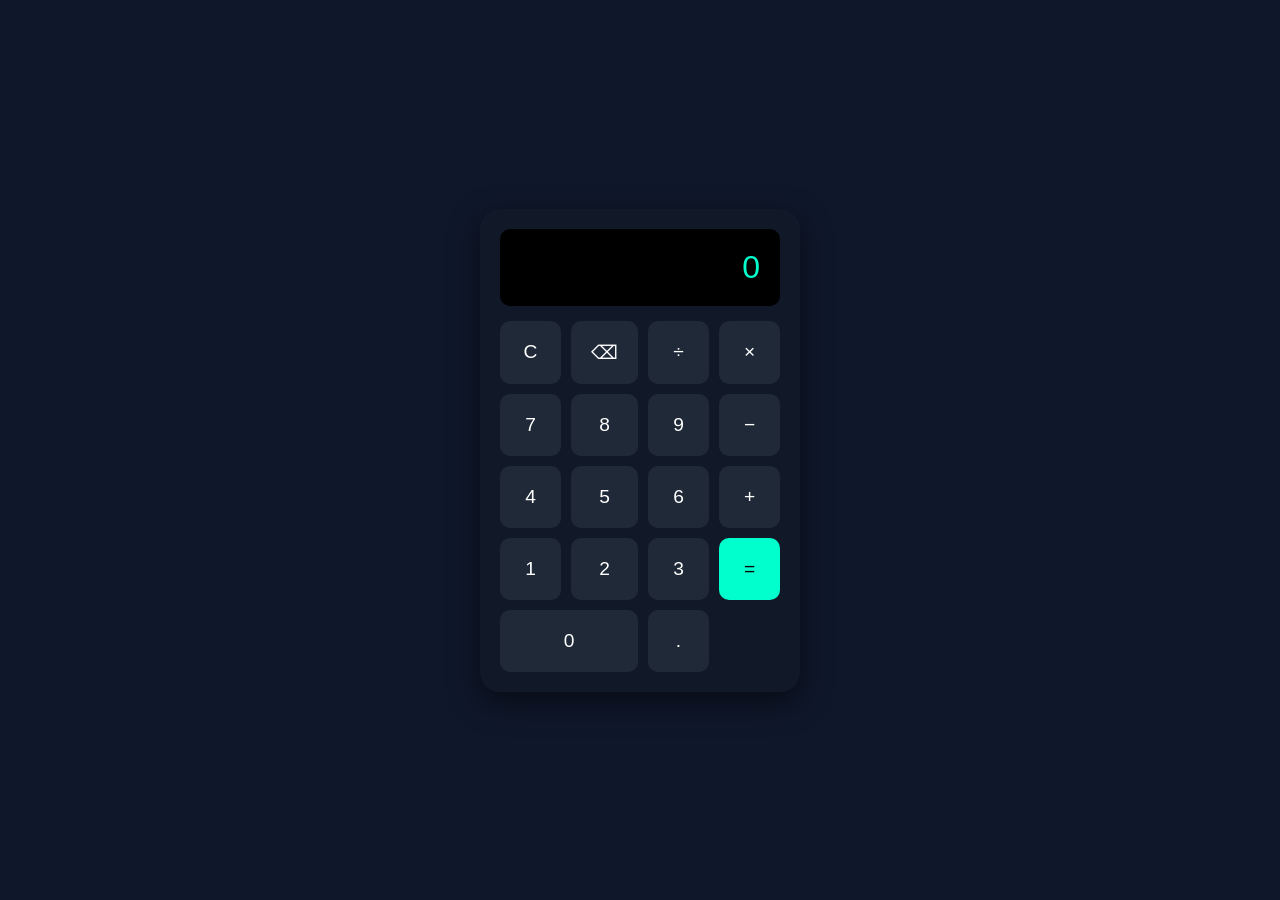
<file: index.html>
<!DOCTYPE html>
<html lang="en">
<head>
  <meta charset="UTF-8" />
  <meta name="viewport" content="width=device-width, initial-scale=1.0"/>
  <title>Calculator</title>
  <link rel="stylesheet" href="style.css">
</head>
<body>

<div class="calculator">
  <div id="display" class="display">0</div>

  <div class="buttons">
    <button data-action="clear">C</button>
    <button data-action="delete">⌫</button>
    <button data-action="/">÷</button>
    <button data-action="*">×</button>

    <button data-number="7">7</button>
    <button data-number="8">8</button>
    <button data-number="9">9</button>
    <button data-action="-">−</button>

    <button data-number="4">4</button>
    <button data-number="5">5</button>
    <button data-number="6">6</button>
    <button data-action="+">+</button>

    <button data-number="1">1</button>
    <button data-number="2">2</button>
    <button data-number="3">3</button>
    <button data-action="=" class="equal">=</button>

    <button data-number="0" class="zero">0</button>
    <button data-number=".">.</button>
  </div>
</div>

<script src="script.js"></script>
</body>
</html>
</file>
<file: style.css>
* {
  margin: 0;
  padding: 0;
  box-sizing: border-box;
  font-family: Arial, sans-serif;
}

body {
  height: 100vh;
  display: flex;
  justify-content: center;
  align-items: center;
  background: #0f172a;
}

.calculator {
  width: 320px;
  background: #111827;
  padding: 20px;
  border-radius: 20px;
  box-shadow: 0 10px 30px rgba(0,0,0,0.5);
}

.display {
  background: #000;
  color: #00ffcc;
  font-size: 2rem;
  padding: 20px;
  border-radius: 10px;
  text-align: right;
  margin-bottom: 15px;
  overflow-x: auto;
}

.buttons {
  display: grid;
  grid-template-columns: repeat(4, 1fr);
  gap: 10px;
}

button {
  padding: 20px;
  font-size: 1.2rem;
  border: none;
  border-radius: 10px;
  background: #1f2937;
  color: white;
  cursor: pointer;
  transition: 0.2s;
}

button:hover {
  background: #374151;
  transform: scale(1.05);
}

button:active {
  transform: scale(0.95);
}

.equal {
  background: #00ffcc;
  color: black;
  grid-column: span 1;
}

.zero {
  grid-column: span 2;
}
</file>
